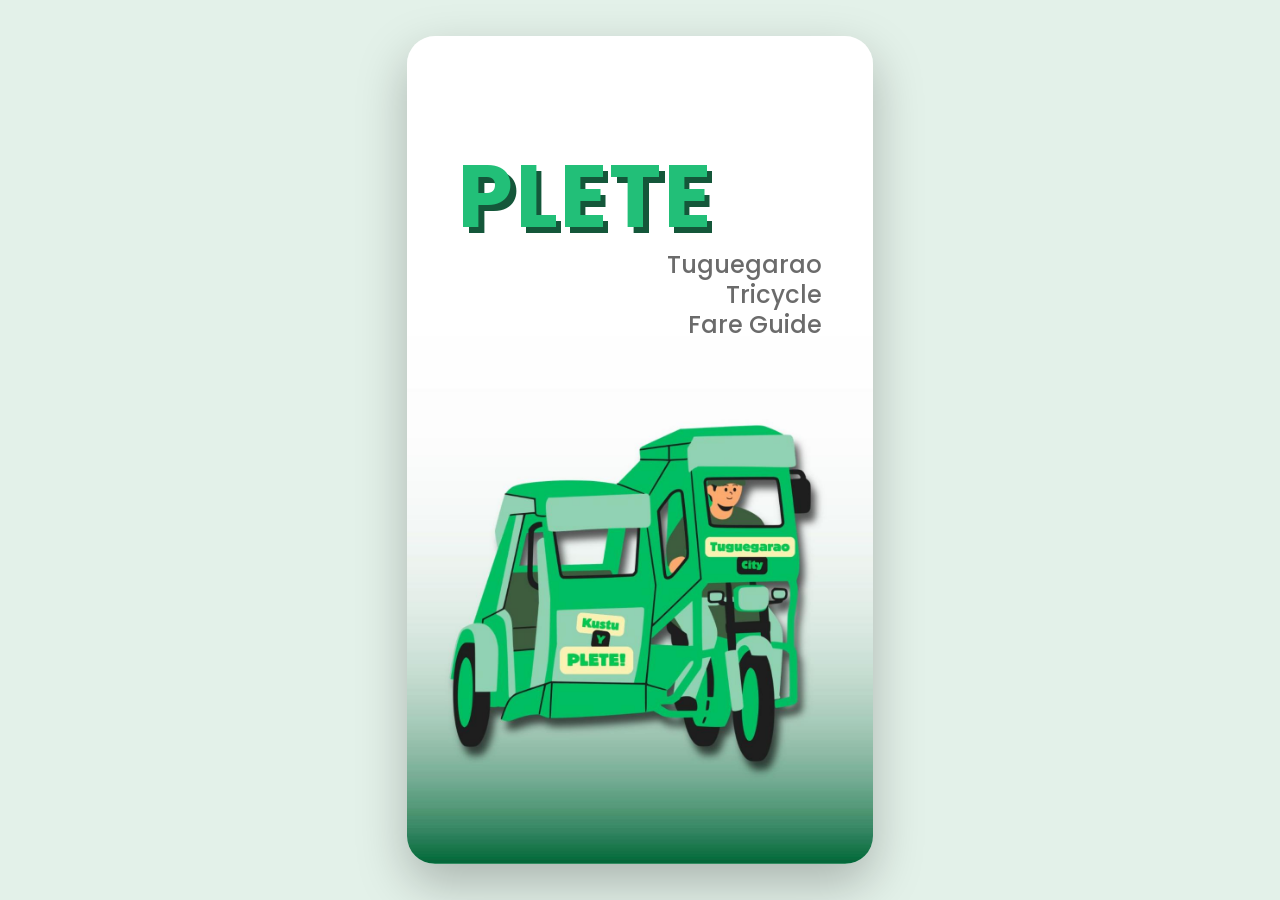
<file: index.html>
<!DOCTYPE html>
<html lang="en">
<head>
  <meta charset="UTF-8" />
  <meta name="viewport" content="width=device-width, initial-scale=1, viewport-fit=cover" />
  <title>PLETE</title>
  <link rel="manifest" href="manifest.json" />
  <meta name="theme-color" content="#3aa675" />
  <link rel="icon" type="image/png" href="images/icon-192.png" />
  <link rel="apple-touch-icon" href="images/icon-192.png" />
  <link rel="stylesheet" href="style.css" />
</head>
<body>
    <div id="splash" aria-hidden="true">
  <div class="splash-card">
    <div class="splash-text">
      <div class="splash-title">PLETE</div>
      <div class="splash-sub">Tuguegarao Tricycle<br />Fare Guide</div>
    </div>
  </div>
</div>
  <div class="app">
    <img class="banner" src="images/cityhall.jpg" alt="Tuguegarao City Hall" />
    <header>
      <h1>PLETE</h1>
      <p class="tagline"><strong>P</strong>amasahe <strong>L</strong>aging <strong>E</strong>ksakto <strong>T</strong>a <strong>E</strong>very-trip</p>
      <p class="sub">Tuguegarao Tricycle Fare Guide</p>
    </header>

    <main class="content">
      <section class="panel inputs">
        <label for="from">From</label>
        <select id="from"></select>

        <button id="swap" type="button">⇅ Swap Origin &amp; Destination</button>

        <label for="to">To</label>
        <select id="to"></select>

        <label class="toggle">
          <input type="checkbox" id="discount" />
          <span>Student / Senior / PWD</span>
        </label>
      </section>

      <section class="panel result">
        <div class="fare-box">
          <div id="fare-label">Official Regular Fare</div>
          <div id="fare-amount">-</div>
          <div id="fare-note"></div>
        </div>

        <div class="reminder">
          <strong>Reminder:</strong> Pay only the official fare set by the LGU of Tuguegarao City.
        </div>
      </section>
    </main>

          <footer class="hotline">
      <h2 class="hotline-title">Report Overcharging</h2>
      <p id="hotline-name" class="hotline-name">LGU Tuguegarao City</p>
      <p id="hotline-note" class="hotline-note"></p>
      <a id="hotline-btn" class="call-btn" href="#" hidden>Call</a>
      <p id="updated" class="updated"></p>

      <nav class="footer-links">
        <a href="about.html">About</a>
        <a href="about.html#privacy">Privacy</a>
        <a href="about.html#terms">Terms</a>
        <a href="about.html#licenses">Licenses</a>
      </nav>

      <p class="credit">© 2026 PLETE All Rights Reserved</p>
    </footer>
  </div>

  <script src="app.js"></script>
</body>
</html>
</file>
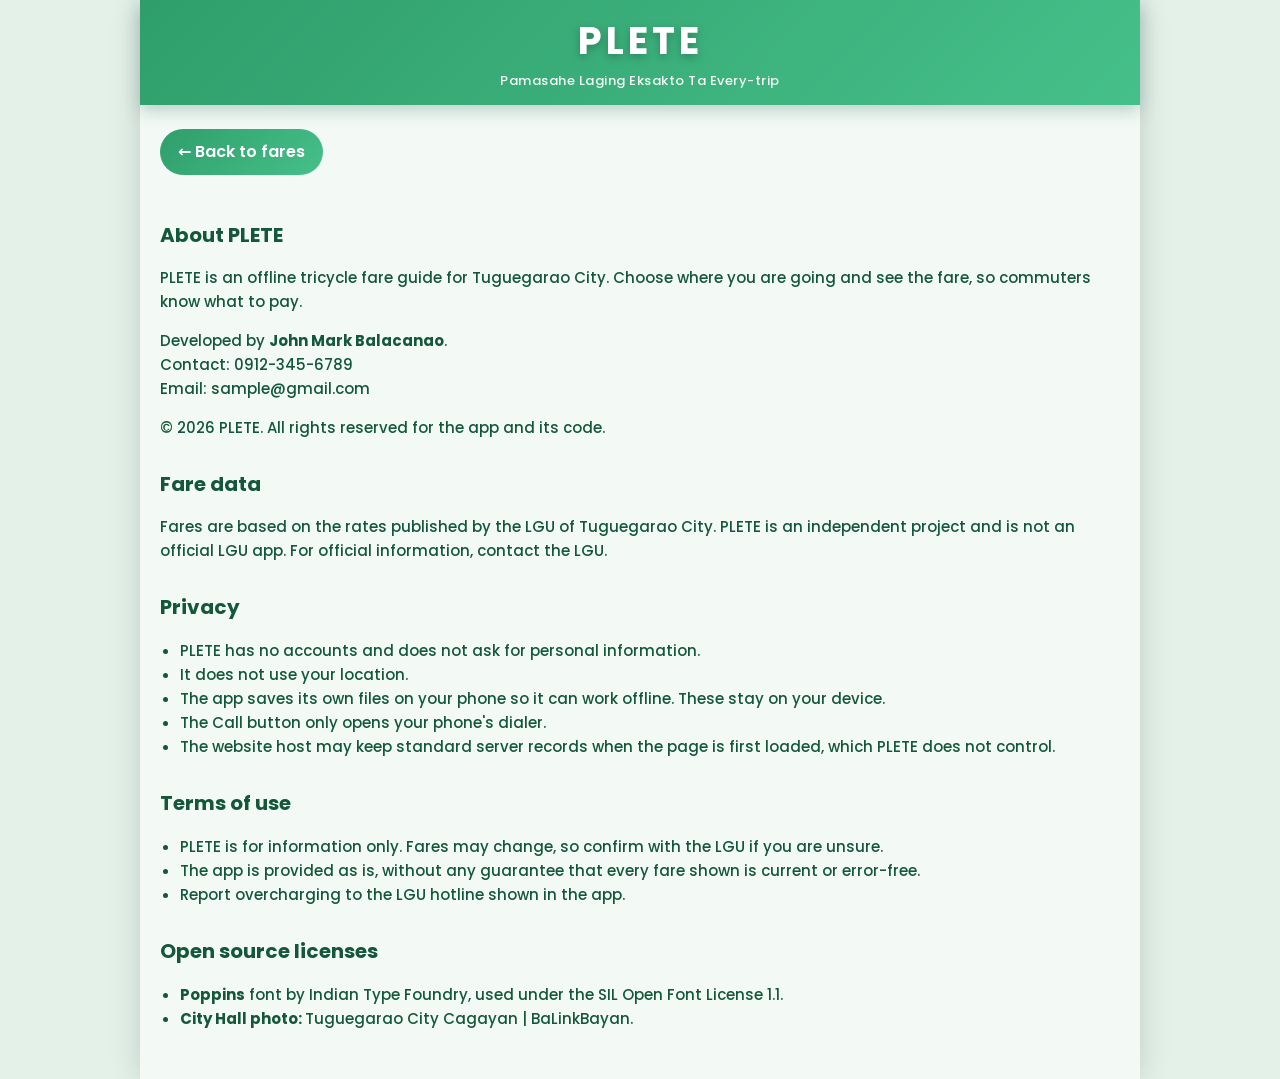
<file: about.html>
<!DOCTYPE html>
<html lang="en">
<head>
  <meta charset="UTF-8" />
  <meta name="viewport" content="width=device-width, initial-scale=1, viewport-fit=cover" />
  <title>About PLETE</title>
  <meta name="theme-color" content="#3aa675" />
  <link rel="icon" type="image/png" href="images/icon-192.png" />
  <link rel="stylesheet" href="style.css" />
</head>
<body>
  <div class="app">
    <header>
      <h1>PLETE</h1>
      <p class="tagline">Pamasahe Laging Eksakto Ta Every-trip</p>
    </header>

    <main class="about">
      <a class="back-link" href="index.html">← Back to fares</a>

      <h2>About PLETE</h2>
      <p>PLETE is an offline tricycle fare guide for Tuguegarao City. Choose where you are going and see the fare, so commuters know what to pay.</p>
      <p>Developed by <strong>John Mark Balacanao</strong>.<br />Contact: 0912-345-6789 <br /> Email: sample@gmail.com</p>
      <p>© 2026 PLETE. All rights reserved for the app and its code.</p>

      <h2>Fare data</h2>
      <p>Fares are based on the rates published by the LGU of Tuguegarao City. PLETE is an independent project and is not an official LGU app. For official information, contact the LGU.</p>

      <h2 id="privacy">Privacy</h2>
      <ul>
        <li>PLETE has no accounts and does not ask for personal information.</li>
        <li>It does not use your location.</li>
        <li>The app saves its own files on your phone so it can work offline. These stay on your device.</li>
        <li>The Call button only opens your phone's dialer.</li>
        <li>The website host may keep standard server records when the page is first loaded, which PLETE does not control.</li>
      </ul>

      <h2 id="terms">Terms of use</h2>
      <ul>
        <li>PLETE is for information only. Fares may change, so confirm with the LGU if you are unsure.</li>
        <li>The app is provided as is, without any guarantee that every fare shown is current or error-free.</li>
        <li>Report overcharging to the LGU hotline shown in the app.</li>
      </ul>

      <h2 id="licenses">Open source licenses</h2>
      <ul>
        <li><strong>Poppins</strong> font by Indian Type Foundry, used under the SIL Open Font License 1.1.</li>
        <li><strong>City Hall photo: </strong>Tuguegarao City Cagayan | BaLinkBayan.</li>
      </ul>
    </main>
  </div>
</body>
</html>
</file>
<file: style.css>
@font-face {
  font-family: "Poppins";
  src: url("fonts/Poppins-Medium.ttf") format("truetype");
  font-weight: 500;
  font-display: swap;
}
@font-face {
  font-family: "Poppins";
  src: url("fonts/Poppins-SemiBold.ttf") format("truetype");
  font-weight: 600;
  font-display: swap;
}
@font-face {
  font-family: "Poppins";
  src: url("fonts/Poppins-Bold.ttf") format("truetype");
  font-weight: 700;
  font-display: swap;
}

:root {
  --green-dark: #14573a;
  --green: #2f9e6b;
  --green-light: #46c08a;
  --bg: #f3faf6;
  --red-dark: #b3202a;
  --red: #e0434b;
}

* { box-sizing: border-box; }
html, body { height: 100%; }

body {
  margin: 0;
  font-family: "Poppins", "Segoe UI", system-ui, Arial, sans-serif;
  font-weight: 500;
  color: var(--green-dark);
  background: #e3f1e9;
}

.app {
  display: flex;
  flex-direction: column;
  min-height: 100vh;
  min-height: 100dvh;
  max-width: 1000px;
  margin: 0 auto;
  background: var(--bg);
}

.banner {
  display: block;
  width: 100%;
  height: clamp(130px, 26vw, 260px);
  object-fit: cover;
  object-position: center;
  filter: blur(1.5px) brightness(0.92);
  -webkit-mask-image: linear-gradient(to bottom, black 55%, transparent 100%);
  mask-image: linear-gradient(to bottom, black 55%, transparent 100%);
}

header {
  background: linear-gradient(135deg, var(--green) 0%, var(--green-light) 100%);
  color: white;
  text-align: center;
  padding: 22px 16px 24px;
  padding-left: max(16px, env(safe-area-inset-left));
  padding-right: max(16px, env(safe-area-inset-right));
  box-shadow: 0 6px 16px rgba(20, 87, 58, 0.25);
  position: relative;
}
header h1 {
  margin: 0;
  font-size: clamp(34px, 8vw, 52px);
  font-weight: 700;
  letter-spacing: 6px;
  text-shadow: 0 3px 8px rgba(0, 0, 0, 0.25);
}
.tagline {
  margin: 6px 0 0;
  font-size: clamp(12px, 2.6vw, 15px);
  letter-spacing: 0.5px;
  opacity: 0.95;
}
.sub {
  display: inline-block;
  margin: 12px 0 0;
  padding: 6px 16px;
  font-size: clamp(13px, 2.6vw, 16px);
  font-weight: 600;
  background: rgba(255, 255, 255, 0.2);
  border-radius: 999px;
}

.content {
  flex: 1;
  display: flex;
  flex-direction: column;
  gap: 16px;
  padding: 20px 18px;
  padding-left: max(18px, env(safe-area-inset-left));
  padding-right: max(18px, env(safe-area-inset-right));
}
.panel { display: flex; flex-direction: column; }
.result { flex: 1; gap: 16px; }

label {
  display: block;
  font-size: 12px;
  font-weight: 600;
  text-transform: uppercase;
  letter-spacing: 1px;
  color: var(--green);
  margin: 14px 0 6px;
}
.inputs label:first-child { margin-top: 0; }

select {
  width: 100%;
  padding: 14px 16px;
  font-family: inherit;
  font-size: 16px;
  font-weight: 600;
  color: var(--green-dark);
  border: 2px solid #bcdac9;
  border-radius: 14px;
  background: white;
  box-shadow: 0 3px 8px rgba(20, 87, 58, 0.08);
}
select:focus {
  outline: none;
  border-color: var(--green);
  box-shadow: 0 0 0 4px rgba(47, 158, 107, 0.2);
}

#swap {
  align-self: center;
  margin: 26px 0 0;
  padding: 11px 22px;
  font-family: inherit;
  font-size: 14px;
  font-weight: 600;
  color: white;
  background: linear-gradient(135deg, var(--green), var(--green-light));
  border: none;
  border-radius: 999px;
  box-shadow: 0 4px 10px rgba(47, 158, 107, 0.4);
  cursor: pointer;
  transition: transform 0.15s ease;
}
#swap:hover { transform: translateY(-2px); }
#swap:active { transform: scale(0.96); }
#swap + label { margin-top: 6px; }

.toggle {
  display: flex;
  align-items: center;
  gap: 12px;
  margin: 20px 0 0;
  padding: 12px 14px;
  font-size: 15px;
  font-weight: 600;
  text-transform: none;
  letter-spacing: 0;
  color: var(--green-dark);
  background: white;
  border: 2px dashed #bcdac9;
  border-radius: 14px;
}
.toggle input { width: 24px; height: 24px; accent-color: var(--green); }

.fare-box {
  flex: 1;
  min-height: 170px;
  display: flex;
  flex-direction: column;
  justify-content: center;
  padding: 20px;
  text-align: center;
  background: linear-gradient(160deg, #e6f7ee 0%, #b9e6cf 100%);
  border: 2px solid #a5dcc0;
  border-radius: 22px;
  box-shadow: 0 10px 24px rgba(47, 158, 107, 0.25);
}
#fare-label {
  font-size: 13px;
  font-weight: 600;
  text-transform: uppercase;
  letter-spacing: 1.5px;
  color: var(--green);
}
#fare-amount {
  font-size: clamp(54px, 13vw, 96px);
  font-weight: 700;
  line-height: 1.1;
  margin: 6px 0;
  text-shadow: 0 3px 0 rgba(255, 255, 255, 0.7);
}
#fare-note { font-size: 13px; color: #3d7a5c; }

.reminder {
  position: relative;
  padding: 14px 16px 14px 48px;
  font-size: 13px;
  line-height: 1.5;
  color: #4a3600;
  background: #ffe27a;
  border-left: 6px solid #f2b705;
  border-radius: 14px;
}
.reminder::before {
  content: "⚠";
  position: absolute;
  left: 16px;
  top: 50%;
  transform: translateY(-50%);
  font-size: 22px;
}

.hotline {
  display: flex;
  flex-direction: column;
  align-items: center;
  text-align: center;
  gap: 4px;
  padding: 24px 18px 14px;
  padding-bottom: calc(14px + env(safe-area-inset-bottom));
  padding-left: max(18px, env(safe-area-inset-left));
  padding-right: max(18px, env(safe-area-inset-right));
  color: white;
  background: linear-gradient(135deg, var(--red-dark), var(--red));
  border-radius: 22px 22px 0 0;
  box-shadow: 0 -6px 16px rgba(179, 32, 42, 0.3);
}

.hotline-title {
  margin: 0;
  font-size: clamp(22px, 5vw, 28px);
  font-weight: 700;
}
.hotline-name {
  margin: 0;
  font-size: clamp(15px, 3.4vw, 17px);
  font-weight: 600;
}
.hotline-note {
  margin: 0;
  max-width: 34ch;
  font-size: clamp(13px, 3vw, 14px);
  line-height: 1.5;
  opacity: 0.95;
}
.hotline-note:empty { display: none; }

.call-btn {
  margin-top: 10px;
  padding: 13px 28px;
  font-size: 16px;
  font-weight: 700;
  color: var(--red-dark);
  text-decoration: none;
  background: white;
  border-radius: 999px;
  box-shadow: 0 4px 12px rgba(0, 0, 0, 0.25);
  animation: pulse 2s infinite;
}
.call-btn[hidden] { display: none; }

@keyframes pulse {
  0%   { box-shadow: 0 0 0 0 rgba(255, 255, 255, 0.7); }
  70%  { box-shadow: 0 0 0 14px rgba(255, 255, 255, 0); }
  100% { box-shadow: 0 0 0 0 rgba(255, 255, 255, 0); }
}
@media (prefers-reduced-motion: reduce) {
  .call-btn { animation: none; }
  #swap { transition: none; }
}

.updated { margin: 4px 0 0; font-size: 12px; opacity: 0.9; }
.updated:empty { display: none; }

.footer-links {
  display: flex;
  flex-wrap: wrap;
  justify-content: center;
  gap: 8px;
  margin-top: 14px;
}
.footer-links a {
  padding: 7px 14px;
  font-size: 13px;
  font-weight: 600;
  color: white;
  text-decoration: none;
  background: rgba(255, 255, 255, 0.18);
  border-radius: 999px;
}
.footer-links a:hover,
.footer-links a:focus { background: rgba(255, 255, 255, 0.3); }

.credit { margin: 12px 0 0; font-size: 12px; opacity: 0.9; }

.about { flex: 1; padding: 24px 20px 32px; line-height: 1.6; }
.about h2 { margin: 28px 0 8px; font-size: 20px; color: var(--green-dark); }
.about p, .about li { font-size: 15px; }
.about ul { padding-left: 20px; }
.back-link {
  display: inline-block;
  margin-bottom: 16px;
  padding: 10px 18px;
  font-weight: 600;
  color: white;
  text-decoration: none;
  background: linear-gradient(135deg, var(--green), var(--green-light));
  border-radius: 999px;
}

@media (min-width: 800px) {
  .content {
    flex-direction: row;
    align-items: stretch;
    gap: 28px;
    padding: 28px;
  }
  .panel { flex: 1; }
  .app { box-shadow: 0 0 30px rgba(0, 0, 0, 0.15); }
}

select option:checked {
  background: #2f9e6b linear-gradient(#2f9e6b, #2f9e6b);
  color: #ffffff;
}

@supports (appearance: base-select) {
  select,
  select::picker(select) {
    appearance: base-select;
  }

  select::picker(select) {
    padding: 6px;
    max-height: 320px;
    background: #ffffff;
    border: 2px solid #2f9e6b;
    border-radius: 14px;
    box-shadow: 0 12px 28px rgba(20, 87, 58, 0.28);
  }

  select option {
    padding: 10px 14px;
    font-weight: 600;
    color: #14573a;
    border-radius: 10px;
  }

  select option:hover,
  select option:focus {
    background: linear-gradient(135deg, #2f9e6b, #46c08a);
    color: #ffffff;
  }

  select option:checked {
    background: #14573a;
    color: #ffffff;
  }

  select option::checkmark { color: #ffe27a; }
}
.banner { height: clamp(110px, 20vw, 190px); }

header { padding: 12px 16px 14px; }
header h1 { font-size: clamp(26px, 6vw, 38px); letter-spacing: 4px; }
.tagline { margin-top: 2px; font-size: clamp(11px, 2.4vw, 13px); }
.sub { margin-top: 8px; padding: 4px 12px; font-size: clamp(12px, 2.4vw, 14px); }

.content { gap: 12px; }
@media (max-width: 799px) {
  .content { padding: 14px 18px; }
}
.fare-box { min-height: 140px; }

.hotline { padding: 14px 16px 10px; gap: 2px; }
.hotline-title { font-size: clamp(18px, 4vw, 22px); }
.hotline-name { font-size: clamp(13px, 3vw, 15px); }
.footer-links { margin-top: 8px; gap: 6px; }
.footer-links a { padding: 5px 12px; font-size: 12px; }
.credit { margin-top: 8px; font-size: 11px; }
.tagline strong {
  color: #ffe27a;
  font-weight: 700;
}

/* ---------- Opening splash screen ---------- */
#splash {
  position: fixed;
  inset: 0;
  z-index: 10000;
  display: flex;
  align-items: center;
  justify-content: center;
  background: #e3f1e9;
  transition: opacity 0.5s ease;
}
#splash.hide { opacity: 0; pointer-events: none; }

.splash-card {
  position: relative;
  width: 100%;
  height: 100%;
  overflow: hidden;
  container-type: inline-size;
  background:
    url("images/splash-bg.jpg") center / cover no-repeat,
    linear-gradient(180deg, #ffffff 0%, #0b6b3f 100%);
}

.splash-text {
  position: absolute;
  top: 14%;
  left: 50%;
  width: 78%;
  transform: translateX(-50%);
}

.splash-title {
  font-family: "Poppins", "Segoe UI", Arial, sans-serif;
  font-weight: 700;
  font-size: 19cqw;
  line-height: 1;
  letter-spacing: 0.5cqw;
  color: #22bf78;
  text-shadow: 1.2cqw 1.2cqw 0 #14573a;
}

.splash-sub {
  width: 62%;
  margin: 2cqw 0 0 auto;
  text-align: right;
  font-family: "Poppins", "Segoe UI", Arial, sans-serif;
  font-weight: 500;
  font-size: 5.2cqw;
  line-height: 1.25;
  color: #6b6b6b;
}

/* Laptop: show the splash as a phone-shaped card */
@media (min-width: 800px) {
  .splash-card {
    width: calc(92vh * 9 / 16);
    height: 92vh;
    border-radius: 28px;
    box-shadow: 0 20px 50px rgba(0, 0, 0, 0.25);
  }
}
</file>
